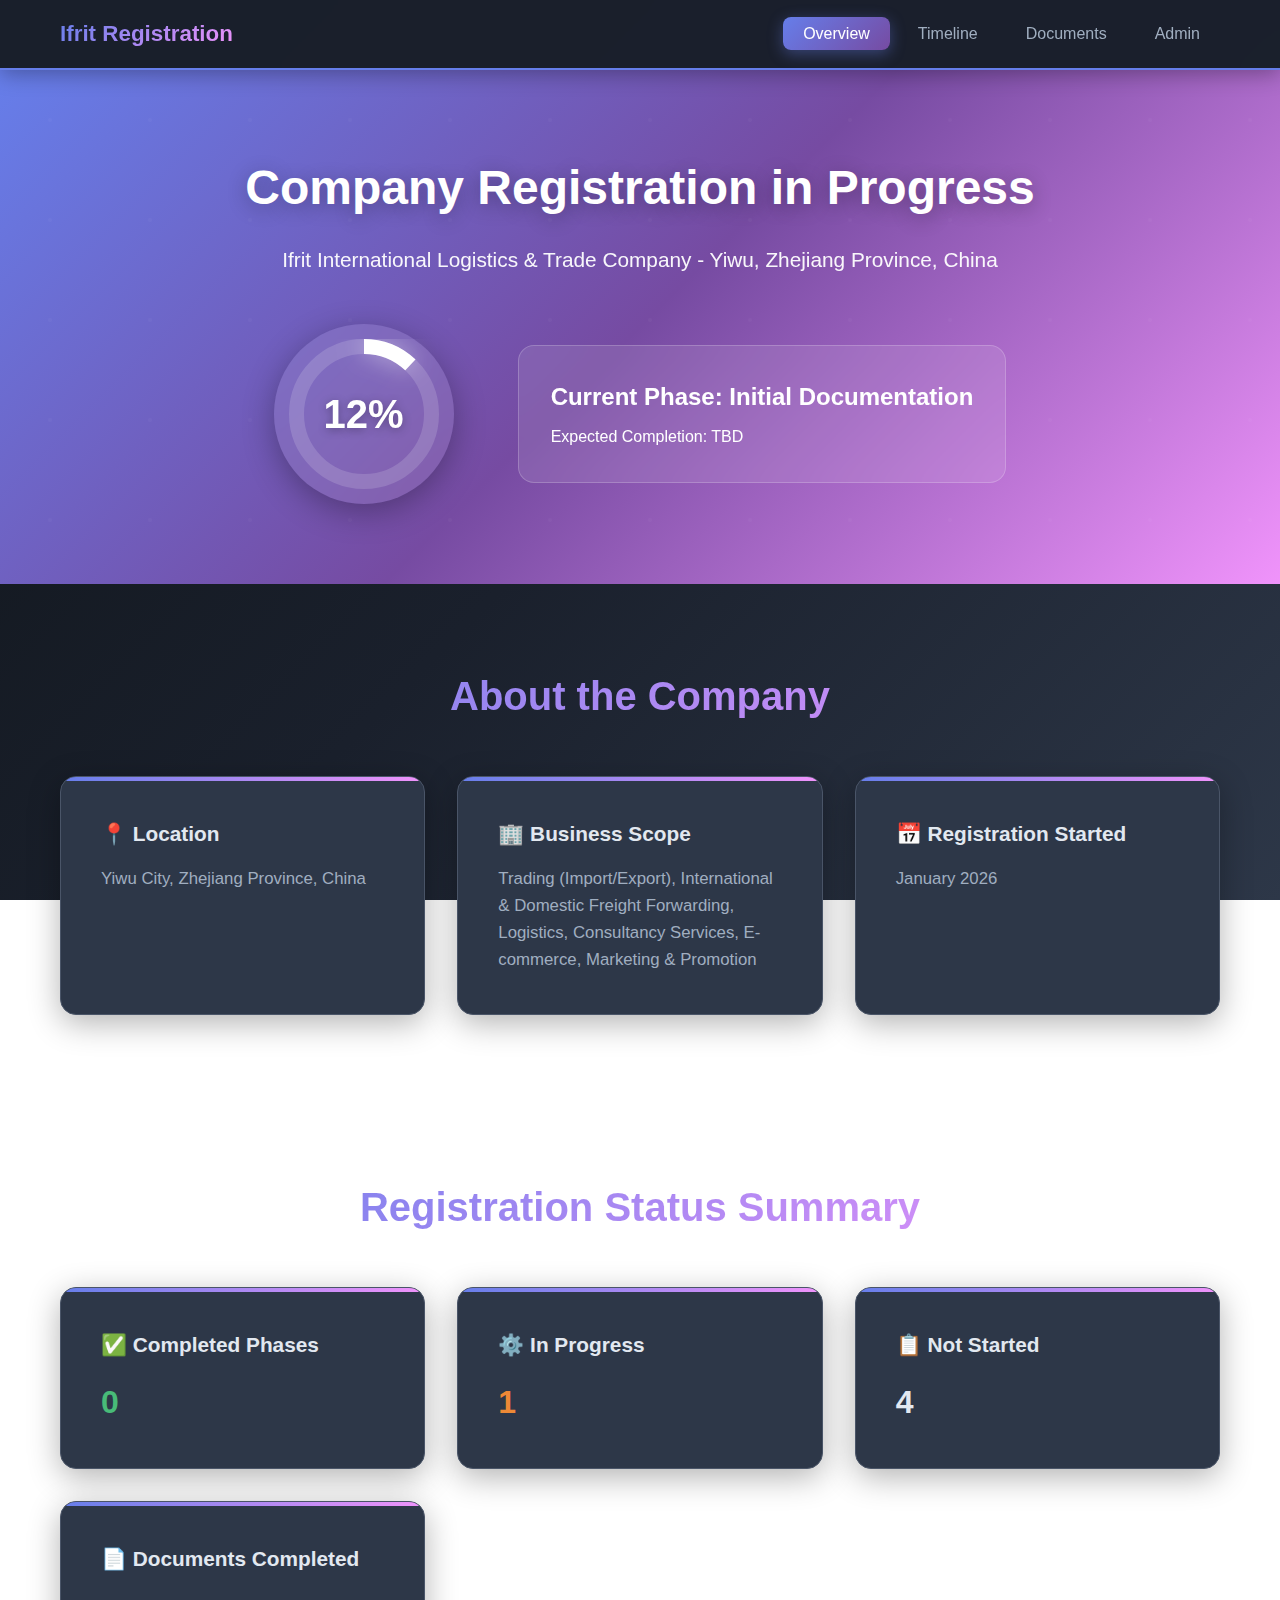
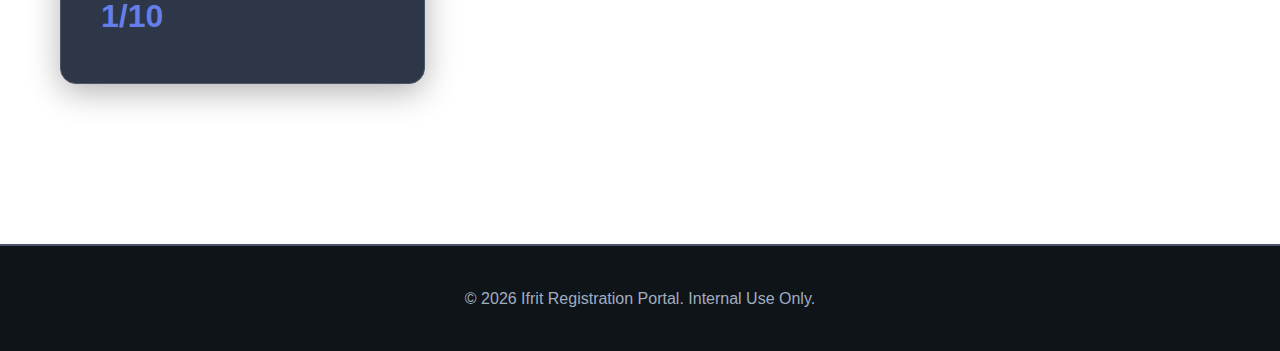
<file: index.html>
<!DOCTYPE html>
<html lang="en">
<head>
    <meta charset="UTF-8">
    <meta name="viewport" content="width=device-width, initial-scale=1.0">
    <title>Company Registration Progress - Ifrit</title>
    <link rel="stylesheet" href="styles.css">
</head>
<body>
    <nav class="navbar">
        <div class="container">
            <div class="logo">Ifrit Registration</div>
            <div class="menu-toggle" onclick="toggleMenu()">
                <span></span>
                <span></span>
                <span></span>
            </div>
            <ul class="nav-menu" id="nav-menu">
                <li><a href="index.html" class="active">Overview</a></li>
                <li><a href="timeline.html">Timeline</a></li>
                <li><a href="documents.html">Documents</a></li>
                <li><a href="admin.html">Admin</a></li>
            </ul>
        </div>
    </nav>

    <header class="hero">
        <div class="container">
            <h1>Company Registration in Progress</h1>
            <p class="subtitle">Ifrit International Logistics & Trade Company - Yiwu, Zhejiang Province, China</p>
            <div class="progress-overview">
                <div class="progress-circle">
                    <svg viewBox="0 0 100 100">
                        <circle cx="50" cy="50" r="45" />
                        <circle cx="50" cy="50" r="45" id="progress-ring" />
                    </svg>
                    <span class="progress-text" id="overall-progress">0%</span>
                </div>
                <div class="progress-details">
                    <h3>Current Phase: <span id="current-phase">Initial Documentation</span></h3>
                    <p>Expected Completion: <span id="expected-date">TBD</span></p>
                </div>
            </div>
        </div>
    </header>

    <section class="company-info">
        <div class="container">
            <h2>About the Company</h2>
            <div class="info-grid">
                <div class="info-card">
                    <h3>📍 Location</h3>
                    <p>Yiwu City, Zhejiang Province, China</p>
                </div>
                <div class="info-card">
                    <h3>🏢 Business Scope</h3>
                    <p>Trading (Import/Export), International & Domestic Freight Forwarding, Logistics, Consultancy Services, E-commerce, Marketing & Promotion</p>
                </div>
                <div class="info-card">
                    <h3>📅 Registration Started</h3>
                    <p id="start-date">January 2026</p>
                </div>
            </div>
        </div>
    </section>

    <section class="quick-status">
        <div class="container">
            <h2>Registration Status Summary</h2>
            <div class="status-grid" id="status-summary">
                <!-- Dynamically populated -->
            </div>
        </div>
    </section>

    <footer>
        <div class="container">
            <p>&copy; 2026 Ifrit Registration Portal. Internal Use Only.</p>
        </div>
    </footer>

    <script src="data.js"></script>
    <script src="app.js"></script>
    <script>
        function toggleMenu() {
            document.getElementById('nav-menu').classList.toggle('active');
        }
        
        // Close menu when clicking on a link
        document.querySelectorAll('.nav-menu a').forEach(link => {
            link.addEventListener('click', () => {
                document.getElementById('nav-menu').classList.remove('active');
            });
        });
    </script>
</body>
</html>
</file>
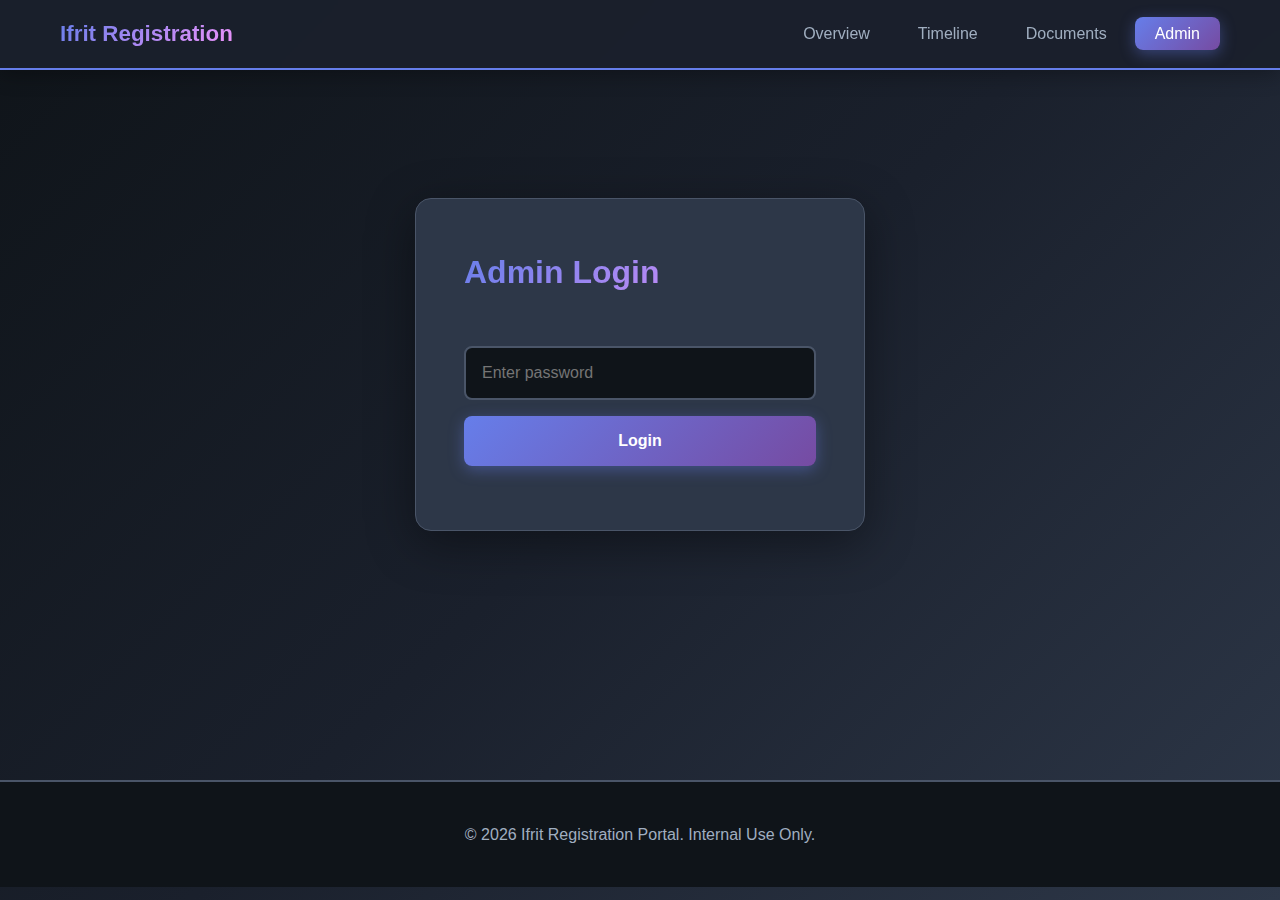
<file: admin.html>
<!DOCTYPE html>
<html lang="en">
<head>
    <meta charset="UTF-8">
    <meta name="viewport" content="width=device-width, initial-scale=1.0">
    <title>Admin Panel</title>
    <link rel="stylesheet" href="styles.css">
</head>
<body>
    <nav class="navbar">
        <div class="container">
            <div class="logo">Ifrit Registration</div>
            <div class="menu-toggle" onclick="toggleMenu()">
                <span></span>
                <span></span>
                <span></span>
            </div>
            <ul class="nav-menu" id="nav-menu">
                <li><a href="index.html">Overview</a></li>
                <li><a href="timeline.html">Timeline</a></li>
                <li><a href="documents.html">Documents</a></li>
                <li><a href="admin.html" class="active">Admin</a></li>
            </ul>
        </div>
    </nav>

    <div class="container page-content">
        <div id="login-form" class="admin-panel">
            <h1>Admin Login</h1>
            <input type="password" id="admin-password" placeholder="Enter password">
            <button onclick="login()">Login</button>
            <p class="error" id="login-error"></p>
        </div>

        <div id="admin-content" style="display:none;">
            <h1>Update Registration Progress</h1>
            <div class="admin-sections">
                <section class="admin-section">
                    <h2>Update Phase Status</h2>
                    <div id="phase-updates"></div>
                </section>
                <section class="admin-section">
                    <h2>Update Documents</h2>
                    <div id="document-updates"></div>
                </section>
                <button onclick="saveChanges()" class="save-btn">Save All Changes</button>
            </div>
        </div>
    </div>

    <footer>
        <div class="container">
            <p>&copy; 2026 Ifrit Registration Portal. Internal Use Only.</p>
        </div>
    </footer>

    <script src="data.js"></script>
    <script src="admin.js"></script>
    <script>
        function toggleMenu() {
            document.getElementById('nav-menu').classList.toggle('active');
        }
        
        document.querySelectorAll('.nav-menu a').forEach(link => {
            link.addEventListener('click', () => {
                document.getElementById('nav-menu').classList.remove('active');
            });
        });
    </script>
</body>
</html>
</file>
<file: styles.css>
:root {
    --primary: #667eea;
    --primary-dark: #5a67d8;
    --secondary: #764ba2;
    --accent: #f093fb;
    --success: #48bb78;
    --warning: #ed8936;
    --danger: #f56565;
    --dark: #1a202c;
    --darker: #0f1419;
    --card-bg: #2d3748;
    --card-hover: #374151;
    --text-primary: #e2e8f0;
    --text-secondary: #a0aec0;
    --border: #4a5568;
}

* {
    margin: 0;
    padding: 0;
    box-sizing: border-box;
}

body {
    font-family: 'Inter', -apple-system, BlinkMacSystemFont, 'Segoe UI', Roboto, Oxygen, Ubuntu, sans-serif;
    line-height: 1.6;
    color: var(--text-primary);
    background: linear-gradient(135deg, #0f1419 0%, #1a202c 50%, #2d3748 100%);
    background-attachment: fixed;
    min-height: 100vh;
}

.container {
    max-width: 1200px;
    margin: 0 auto;
    padding: 0 20px;
}

/* Navbar */
.navbar {
    background: rgba(26, 32, 44, 0.95);
    backdrop-filter: blur(10px);
    color: white;
    padding: 1rem 0;
    box-shadow: 0 4px 20px rgba(0, 0, 0, 0.3);
    position: sticky;
    top: 0;
    z-index: 1000;
    border-bottom: 2px solid var(--primary);
}

.navbar .container {
    display: flex;
    justify-content: space-between;
    align-items: center;
}

.logo {
    font-size: 1.4rem;
    font-weight: 800;
    background: linear-gradient(135deg, var(--primary) 0%, var(--accent) 100%);
    -webkit-background-clip: text;
    -webkit-text-fill-color: transparent;
    background-clip: text;
}

.nav-menu {
    display: flex;
    list-style: none;
    gap: 0.5rem;
}

.nav-menu a {
    color: var(--text-secondary);
    text-decoration: none;
    padding: 0.5rem 1.25rem;
    border-radius: 8px;
    transition: all 0.3s ease;
    font-weight: 500;
}

.nav-menu a:hover {
    background: rgba(102, 126, 234, 0.1);
    color: var(--primary);
}

.nav-menu a.active {
    background: linear-gradient(135deg, var(--primary) 0%, var(--secondary) 100%);
    color: white;
    box-shadow: 0 4px 15px rgba(102, 126, 234, 0.4);
}

/* Mobile Menu Toggle */
.menu-toggle {
    display: none;
    flex-direction: column;
    cursor: pointer;
    padding: 0.5rem;
}

.menu-toggle span {
    width: 25px;
    height: 3px;
    background: var(--primary);
    margin: 3px 0;
    transition: 0.3s;
    border-radius: 3px;
}

/* Hero Section */
.hero {
    background: linear-gradient(135deg, var(--primary) 0%, var(--secondary) 50%, var(--accent) 100%);
    color: white;
    padding: 5rem 0;
    text-align: center;
    position: relative;
    overflow: hidden;
}

.hero::before {
    content: '';
    position: absolute;
    top: 0;
    left: 0;
    right: 0;
    bottom: 0;
    background: url('data:image/svg+xml,<svg width="100" height="100" xmlns="http://www.w3.org/2000/svg"><circle cx="50" cy="50" r="2" fill="white" opacity="0.1"/></svg>');
    opacity: 0.3;
}

.hero .container {
    position: relative;
    z-index: 1;
}

.hero h1 {
    font-size: 3rem;
    margin-bottom: 1rem;
    font-weight: 800;
    text-shadow: 0 4px 20px rgba(0, 0, 0, 0.3);
}

.subtitle {
    font-size: 1.3rem;
    opacity: 0.95;
    margin-bottom: 3rem;
}

.progress-overview {
    display: flex;
    align-items: center;
    justify-content: center;
    gap: 4rem;
    margin-top: 3rem;
}

.progress-circle {
    position: relative;
    width: 180px;
    height: 180px;
    background: rgba(255, 255, 255, 0.1);
    backdrop-filter: blur(10px);
    border-radius: 50%;
    padding: 15px;
    box-shadow: 0 8px 32px rgba(0, 0, 0, 0.3);
}

.progress-circle svg {
    transform: rotate(-90deg);
    width: 100%;
    height: 100%;
}

.progress-circle circle {
    fill: none;
    stroke-width: 10;
}

.progress-circle circle:first-child {
    stroke: rgba(255, 255, 255, 0.15);
}

#progress-ring {
    stroke: white;
    stroke-dasharray: 283;
    stroke-dashoffset: 283;
    transition: stroke-dashoffset 1.5s cubic-bezier(0.4, 0, 0.2, 1);
    filter: drop-shadow(0 0 8px rgba(255, 255, 255, 0.5));
}

.progress-text {
    position: absolute;
    top: 50%;
    left: 50%;
    transform: translate(-50%, -50%);
    font-size: 2.5rem;
    font-weight: 900;
    text-shadow: 0 2px 10px rgba(0, 0, 0, 0.3);
}

.progress-details {
    text-align: left;
    background: rgba(255, 255, 255, 0.1);
    backdrop-filter: blur(10px);
    padding: 2rem;
    border-radius: 16px;
    border: 1px solid rgba(255, 255, 255, 0.2);
}

.progress-details h3 {
    font-size: 1.5rem;
    margin-bottom: 0.5rem;
    font-weight: 700;
}

/* Info Grid */
.company-info, .quick-status {
    padding: 5rem 0;
}

.company-info h2, .quick-status h2 {
    text-align: center;
    font-size: 2.5rem;
    margin-bottom: 3rem;
    font-weight: 800;
    background: linear-gradient(135deg, var(--primary) 0%, var(--accent) 100%);
    -webkit-background-clip: text;
    -webkit-text-fill-color: transparent;
    background-clip: text;
}

.info-grid, .status-grid {
    display: grid;
    grid-template-columns: repeat(auto-fit, minmax(280px, 1fr));
    gap: 2rem;
}

.info-card {
    background: var(--card-bg);
    padding: 2.5rem;
    border-radius: 16px;
    box-shadow: 0 8px 32px rgba(0, 0, 0, 0.3);
    transition: all 0.3s ease;
    border: 1px solid var(--border);
    position: relative;
    overflow: hidden;
}

.info-card::before {
    content: '';
    position: absolute;
    top: 0;
    left: 0;
    width: 100%;
    height: 4px;
    background: linear-gradient(90deg, var(--primary) 0%, var(--accent) 100%);
}

.info-card:hover {
    transform: translateY(-8px);
    box-shadow: 0 12px 48px rgba(102, 126, 234, 0.3);
    border-color: var(--primary);
    background: var(--card-hover);
}

.info-card h3 {
    font-size: 1.3rem;
    margin-bottom: 1rem;
    font-weight: 700;
}

.info-card p {
    color: var(--text-secondary);
    font-size: 1.05rem;
}

/* Timeline */
.timeline {
    position: relative;
    padding: 3rem 0;
}

.timeline::before {
    content: '';
    position: absolute;
    left: 50%;
    top: 0;
    bottom: 0;
    width: 3px;
    background: linear-gradient(180deg, var(--primary) 0%, var(--secondary) 50%, var(--accent) 100%);
    box-shadow: 0 0 20px rgba(102, 126, 234, 0.5);
}

.timeline-item {
    margin-bottom: 4rem;
    position: relative;
}

.timeline-content {
    background: var(--card-bg);
    padding: 2.5rem;
    border-radius: 16px;
    box-shadow: 0 8px 32px rgba(0, 0, 0, 0.3);
    width: 45%;
    border: 1px solid var(--border);
    transition: all 0.3s ease;
}

.timeline-content:hover {
    transform: scale(1.02);
    box-shadow: 0 12px 48px rgba(102, 126, 234, 0.3);
    border-color: var(--primary);
}

.timeline-content h3 {
    color: var(--text-primary);
    margin-bottom: 1rem;
    font-weight: 700;
    font-size: 1.4rem;
}

.timeline-content ul {
    margin-left: 1.5rem;
    color: var(--text-secondary);
}

.timeline-content ul li {
    margin: 0.5rem 0;
}

.timeline-item:nth-child(odd) .timeline-content {
    margin-left: auto;
}

.timeline-marker {
    position: absolute;
    left: 50%;
    top: 2rem;
    transform: translateX(-50%);
    width: 24px;
    height: 24px;
    border-radius: 50%;
    background: var(--card-bg);
    border: 4px solid var(--primary);
    box-shadow: 0 0 20px rgba(102, 126, 234, 0.6);
    z-index: 2;
}

.timeline-item.completed .timeline-marker {
    background: var(--success);
    border-color: var(--success);
    box-shadow: 0 0 20px rgba(72, 187, 120, 0.8);
}

.timeline-item.in-preparation .timeline-marker {
    background: var(--primary);
    border-color: var(--primary);
    box-shadow: 0 0 20px rgba(102, 126, 234, 0.8);
    animation: pulse 2s infinite;
}

.timeline-item.under-review .timeline-marker {
    background: var(--warning);
    border-color: var(--warning);
    box-shadow: 0 0 20px rgba(237, 137, 54, 0.8);
    animation: pulse 2s infinite;
}

.timeline-item.approved .timeline-marker {
    background: var(--success);
    border-color: var(--success);
    box-shadow: 0 0 20px rgba(72, 187, 120, 0.6);
}

.timeline-item.not-started .timeline-marker {
    background: var(--card-bg);
    border-color: var(--text-secondary);
    box-shadow: 0 0 10px rgba(160, 174, 192, 0.4);
}

@keyframes pulse {
    0%, 100% { transform: translateX(-50%) scale(1); }
    50% { transform: translateX(-50%) scale(1.2); }
}

.phase-status {
    display: inline-block;
    padding: 0.4rem 1rem;
    border-radius: 20px;
    font-size: 0.85rem;
    font-weight: 700;
    text-transform: uppercase;
    letter-spacing: 0.5px;
}

.status-pending { 
    background: rgba(160, 174, 192, 0.2); 
    color: var(--text-secondary);
}

.status-not-started { 
    background: rgba(160, 174, 192, 0.2); 
    color: var(--text-secondary);
}

.status-in-preparation { 
    background: linear-gradient(135deg, #667eea 0%, #764ba2 100%);
    color: white;
    box-shadow: 0 4px 15px rgba(102, 126, 234, 0.4);
}

.status-under-review { 
    background: linear-gradient(135deg, #ed8936 0%, #dd6b20 100%);
    color: white;
    box-shadow: 0 4px 15px rgba(237, 137, 54, 0.4);
}

.status-approved { 
    background: linear-gradient(135deg, #48bb78 0%, #38a169 100%);
    color: white;
    box-shadow: 0 4px 15px rgba(72, 187, 120, 0.4);
}

.status-active { 
    background: linear-gradient(135deg, #ed8936 0%, #dd6b20 100%);
    color: white;
    box-shadow: 0 4px 15px rgba(237, 137, 54, 0.4);
}

.status-completed { 
    background: linear-gradient(135deg, #48bb78 0%, #38a169 100%);
    color: white;
    box-shadow: 0 4px 15px rgba(72, 187, 120, 0.4);
}

/* Documents */
.documents-grid {
    display: grid;
    gap: 1.5rem;
}

.document-category h3 {
    color: var(--primary);
    margin: 2rem 0 1rem;
    font-size: 1.5rem;
    font-weight: 700;
}

.document-item {
    background: var(--card-bg);
    padding: 1.5rem;
    border-radius: 12px;
    box-shadow: 0 4px 16px rgba(0, 0, 0, 0.3);
    display: flex;
    justify-content: space-between;
    align-items: center;
    border: 1px solid var(--border);
    transition: all 0.3s ease;
}

.document-item:hover {
    transform: translateX(8px);
    border-color: var(--primary);
    box-shadow: 0 6px 24px rgba(102, 126, 234, 0.3);
}

.document-item strong {
    color: var(--text-primary);
}

.doc-status {
    padding: 0.5rem 1.25rem;
    border-radius: 20px;
    font-weight: 700;
    font-size: 0.85rem;
    text-transform: uppercase;
    letter-spacing: 0.5px;
}

.doc-not-started { 
    background: rgba(160, 174, 192, 0.2); 
    color: var(--text-secondary);
}

.doc-in-preparation { 
    background: linear-gradient(135deg, #667eea 0%, #764ba2 100%);
    color: white;
    box-shadow: 0 4px 15px rgba(102, 126, 234, 0.4);
}

.doc-under-review { 
    background: linear-gradient(135deg, #ed8936 0%, #dd6b20 100%);
    color: white;
    box-shadow: 0 4px 15px rgba(237, 137, 54, 0.4);
}

.doc-approved { 
    background: linear-gradient(135deg, #48bb78 0%, #38a169 100%);
    color: white;
    box-shadow: 0 4px 15px rgba(72, 187, 120, 0.4);
}

.doc-completed { 
    background: linear-gradient(135deg, #48bb78 0%, #2f855a 100%);
    color: white;
    box-shadow: 0 4px 15px rgba(72, 187, 120, 0.5);
}

/* Admin Panel */
.admin-panel {
    max-width: 450px;
    margin: 4rem auto;
    padding: 3rem;
    background: var(--card-bg);
    border-radius: 16px;
    box-shadow: 0 12px 48px rgba(0, 0, 0, 0.4);
    border: 1px solid var(--border);
}

.admin-panel h1 {
    margin-bottom: 2rem;
    background: linear-gradient(135deg, var(--primary) 0%, var(--accent) 100%);
    -webkit-background-clip: text;
    -webkit-text-fill-color: transparent;
    background-clip: text;
}

.admin-panel input {
    width: 100%;
    padding: 1rem;
    margin: 1rem 0;
    border: 2px solid var(--border);
    border-radius: 8px;
    background: var(--darker);
    color: var(--text-primary);
    font-size: 1rem;
    transition: all 0.3s ease;
}

.admin-panel input:focus {
    outline: none;
    border-color: var(--primary);
    box-shadow: 0 0 20px rgba(102, 126, 234, 0.3);
}

.admin-panel button, .save-btn {
    width: 100%;
    padding: 1rem;
    background: linear-gradient(135deg, var(--primary) 0%, var(--secondary) 100%);
    color: white;
    border: none;
    border-radius: 8px;
    cursor: pointer;
    font-size: 1rem;
    font-weight: 700;
    transition: all 0.3s ease;
    box-shadow: 0 4px 15px rgba(102, 126, 234, 0.4);
}

.admin-panel button:hover, .save-btn:hover {
    transform: translateY(-2px);
    box-shadow: 0 8px 25px rgba(102, 126, 234, 0.6);
}

.admin-section {
    background: var(--card-bg);
    padding: 2.5rem;
    margin-bottom: 2rem;
    border-radius: 16px;
    box-shadow: 0 8px 32px rgba(0, 0, 0, 0.3);
    border: 1px solid var(--border);
}

.admin-section h2 {
    color: var(--primary);
    margin-bottom: 1.5rem;
    font-weight: 700;
}

.admin-section select {
    width: 100%;
    padding: 0.75rem;
    margin: 0.5rem 0;
    border: 2px solid var(--border);
    border-radius: 8px;
    background: var(--darker);
    color: var(--text-primary);
    font-size: 1rem;
    cursor: pointer;
}

.admin-section > div {
    background: var(--darker);
    padding: 1.5rem;
    border-radius: 8px;
    margin-bottom: 1rem;
}

.admin-section h3 {
    color: var(--text-primary);
    margin-bottom: 1rem;
}

.error {
    color: var(--danger);
    margin-top: 1rem;
    font-weight: 600;
}

.page-content {
    min-height: 70vh;
    padding: 4rem 0;
}

/* Footer */
footer {
    background: var(--darker);
    color: var(--text-secondary);
    text-align: center;
    padding: 2.5rem 0;
    margin-top: 5rem;
    border-top: 2px solid var(--border);
}

/* Responsive */
@media (max-width: 768px) {
    .hero h1 {
        font-size: 1.75rem;
    }
    
    .subtitle {
        font-size: 1rem;
    }
    
    /* Mobile Navigation */
    .menu-toggle {
        display: flex;
    }
    
    .nav-menu {
        position: fixed;
        left: -100%;
        top: 60px;
        flex-direction: column;
        background: rgba(26, 32, 44, 0.98);
        backdrop-filter: blur(10px);
        width: 100%;
        text-align: center;
        transition: 0.3s;
        box-shadow: 0 10px 27px rgba(0, 0, 0, 0.5);
        padding: 1rem 0;
        gap: 0;
    }
    
    .nav-menu.active {
        left: 0;
    }
    
    .nav-menu li {
        margin: 0;
    }
    
    .nav-menu a {
        display: block;
        padding: 1rem;
        margin: 0.25rem 1rem;
        border-radius: 8px;
    }
    
    /* Hero Section */
    .progress-overview {
        flex-direction: column;
        gap: 2rem;
    }
    
    .progress-circle {
        width: 150px;
        height: 150px;
    }
    
    .progress-text {
        font-size: 2rem;
    }
    
    .progress-details {
        width: 100%;
        text-align: center;
    }
    
    .progress-details h3 {
        font-size: 1.2rem;
    }
    
    /* Cards */
    .info-grid, .status-grid {
        grid-template-columns: 1fr;
        gap: 1.5rem;
    }
    
    .info-card {
        padding: 1.5rem;
    }
    
    .info-card h3 {
        font-size: 1.1rem;
    }
    
    /* Timeline */
    .timeline::before {
        left: 20px;
    }
    
    .timeline-content {
        width: calc(100% - 50px);
        margin-left: 50px !important;
        padding: 1.5rem;
    }
    
    .timeline-content h3 {
        font-size: 1.1rem;
    }
    
    .timeline-marker {
        left: 20px;
        width: 20px;
        height: 20px;
    }
    
    .phase-status {
        display: block;
        margin-top: 0.5rem;
        font-size: 0.75rem;
        padding: 0.3rem 0.75rem;
    }
    
    /* Documents */
    .document-item {
        flex-direction: column;
        align-items: flex-start;
        gap: 1rem;
        padding: 1rem;
    }
    
    .document-item:hover {
        transform: translateX(0);
    }
    
    .doc-status {
        font-size: 0.75rem;
        padding: 0.4rem 1rem;
    }
    
    /* Admin Panel */
    .admin-panel {
        padding: 2rem 1.5rem;
    }
    
    .admin-section {
        padding: 1.5rem;
    }
    
    /* Typography */
    .company-info h2, .quick-status h2, .page-content h1 {
        font-size: 1.75rem;
    }
    
    .company-info, .quick-status {
        padding: 3rem 0;
    }
    
    .page-content {
        padding: 2rem 0;
    }
}

@media (max-width: 480px) {
    .hero h1 {
        font-size: 1.5rem;
    }
    
    .subtitle {
        font-size: 0.9rem;
    }
    
    .logo {
        font-size: 1.1rem;
    }
    
    .progress-circle {
        width: 130px;
        height: 130px;
    }
    
    .progress-text {
        font-size: 1.75rem;
    }
    
    .company-info h2, .quick-status h2, .page-content h1 {
        font-size: 1.5rem;
    }
    
    .info-card, .admin-section {
        padding: 1.25rem;
    }
    
    .timeline-content {
        padding: 1.25rem;
        font-size: 0.9rem;
    }
    
    .container {
        padding: 0 15px;
    }
}

/* Scrollbar */
::-webkit-scrollbar {
    width: 12px;
}

::-webkit-scrollbar-track {
    background: var(--darker);
}

::-webkit-scrollbar-thumb {
    background: linear-gradient(135deg, var(--primary) 0%, var(--secondary) 100%);
    border-radius: 6px;
}

::-webkit-scrollbar-thumb:hover {
    background: linear-gradient(135deg, var(--secondary) 0%, var(--accent) 100%);
}
</file>
